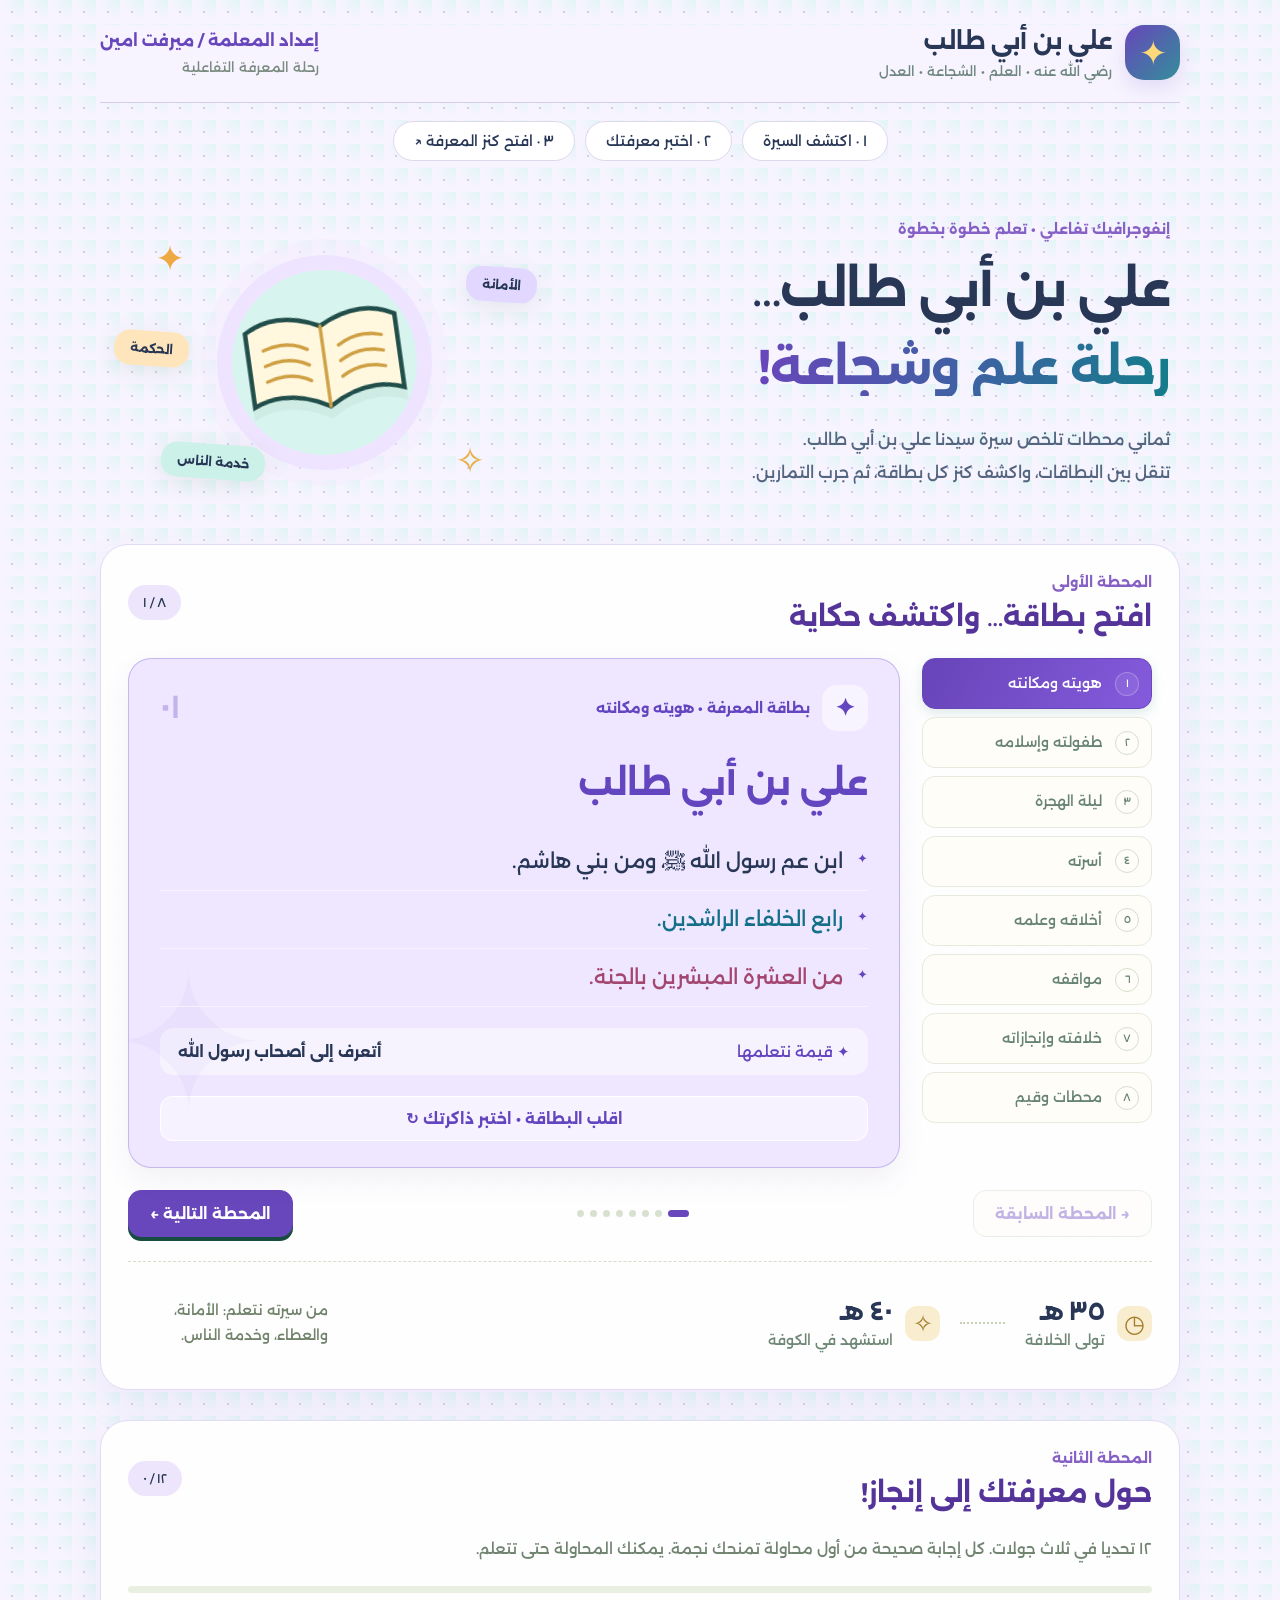
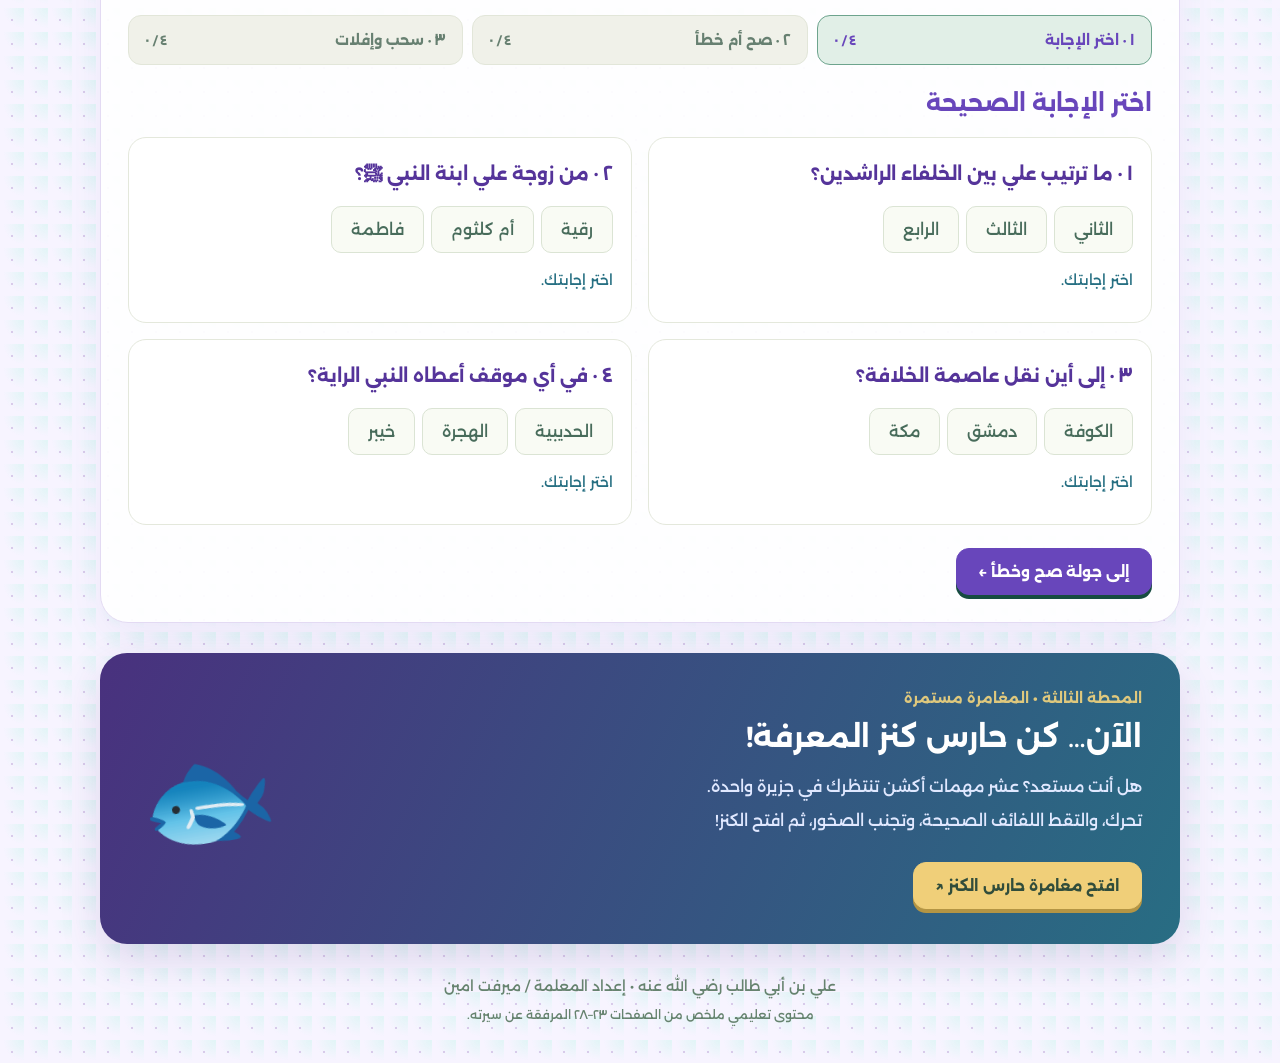
<file: index.html>
<!DOCTYPE html><html lang="ar" dir="rtl"><head><meta charset="UTF-8"><meta name="viewport" content="width=device-width,initial-scale=1"><meta name="theme-color" content="#fffaf1"><meta name="description" content="إنفوجرافيك تفاعلي لسيرة علي بن أبي طالب: بطاقات المعرفة وتمارين اختيار وصح وخطأ وسحب وإفلات، إعداد المعلمة ميرفت امين."><title>علي بن أبي طالب | رحلة المعرفة</title><link rel="stylesheet" href="styles.css?v=large2"></head><body>
<div class="page"><header class="header"><a class="identity" href="#learn"><span class="logo" aria-hidden="true">✦</span><span><strong>علي بن أبي طالب</strong><small>رضي الله عنه • العلم • الشجاعة • العدل</small></span></a><div class="teacher">إعداد المعلمة / ميرفت امين<span>رحلة المعرفة التفاعلية</span></div></header>
<nav class="nav" aria-label="أقسام الرحلة"><a href="#learn">١ · اكتشف السيرة</a><a href="#practice">٢ · اختبر معرفتك</a><a href="#game">٣ · افتح كنز المعرفة ↗</a></nav>
<section class="intro" id="learn"><div><span class="eyebrow">إنفوجرافيك تفاعلي • تعلم خطوة بخطوة</span><h1>علي بن أبي طالب…<br><em>رحلة علم وشجاعة!</em></h1><p>ثماني محطات تلخص سيرة سيدنا علي بن أبي طالب.<br>تنقل بين البطاقات، واكشف كنز كل بطاقة، ثم جرب التمارين.</p></div><div class="hero-art" aria-hidden="true"><div class="art-ring"></div><span class="art-star one">✦</span><span class="art-star two">✧</span><div class="book"><svg viewBox="0 0 160 120"><path d="M80 29Q43 10 13 27v66q32-13 67 8 35-21 67-8V27q-30-17-67 2Z" fill="#fff8de" stroke="#214e4a" stroke-width="4"/><path d="M80 29v72M27 44q22-7 39 4M27 58q22-7 39 4M27 72q22-7 39 4M94 48q19-11 39-4M94 62q19-11 39-4M94 76q19-11 39-4" fill="none" stroke="#cf9f43" stroke-width="3" stroke-linecap="round"/></svg></div><span class="art-chip chip-one">الأمانة</span><span class="art-chip chip-two">الحكمة</span><span class="art-chip chip-three">خدمة الناس</span></div></section>
<section class="learning" aria-label="بطاقات المعرفة"><div class="section-title"><div><span class="eyebrow">المحطة الأولى</span><h2>افتح بطاقة… واكتشف حكاية</h2></div><span class="count" id="card-counter">١ / ٨</span></div><div class="learn-layout"><aside class="steps" id="steps" aria-label="محطات السيرة"></aside><article class="flashcard" id="flashcard"><div class="card-top"><span class="card-icon" id="card-icon" aria-hidden="true"></span><span id="card-kicker"></span><span class="card-number" id="card-number"></span></div><div id="card-front"><h3 id="card-title" tabindex="-1"></h3><ul id="card-points"></ul><div class="takeaway"><span>✦ قيمة نتعلمها</span><strong id="card-value"></strong></div></div><div id="card-back" hidden><span class="recall-tag">توقف وفكر</span><h3 id="recall-question"></h3><p id="recall-answer" hidden></p><button class="reveal-btn" id="reveal">اكشف الإجابة ✦</button></div><button id="flip" class="flip-btn" aria-pressed="false">اقلب البطاقة • اختبر ذاكرتك ↻</button></article></div><div class="card-controls"><button id="prev" class="secondary" disabled>→ المحطة السابقة</button><div class="dots" id="dots" aria-hidden="true"></div><button id="next-card" class="primary">المحطة التالية ←</button></div><div class="timeline"><div><span class="time-icon">◷</span><span><strong>٣٥ هـ</strong><small>تولى الخلافة</small></span></div><span class="timeline-line"></span><div><span class="time-icon">✧</span><span><strong>٤٠ هـ</strong><small>استشهد في الكوفة</small></span></div><p>من سيرته نتعلم: الأمانة، والعطاء، وخدمة الناس.</p></div></section>
<section id="practice" class="practice"><div class="section-title"><div><span class="eyebrow">المحطة الثانية</span><h2>حول معرفتك إلى إنجاز!</h2></div><span class="count" id="exercise-count">٠ / ١٢</span></div><p class="section-note">١٢ تحديا في ثلاث جولات. كل إجابة صحيحة من أول محاولة تمنحك نجمة. يمكنك المحاولة حتى تتعلم.</p><div class="exercise-progress" role="progressbar" aria-label="التمارين المكتملة" aria-valuemin="0" aria-valuemax="12" aria-valuenow="0" id="exercise-progress"><span id="exercise-fill"></span></div>
<div class="exercise-tabs" role="tablist" aria-label="نوع التمارين"><button role="tab" id="tab-choice" aria-selected="true" aria-controls="panel-choice" data-tab="choice">١ · اختر الإجابة<span>٠ / ٤</span></button><button role="tab" id="tab-truth" aria-selected="false" aria-controls="panel-truth" data-tab="truth">٢ · صح أم خطأ<span>٠ / ٤</span></button><button role="tab" id="tab-match" aria-selected="false" aria-controls="panel-match" data-tab="match">٣ · سحب وإفلات<span>٠ / ٤</span></button></div>
<div class="exercise-panel" role="tabpanel" id="panel-choice" aria-labelledby="tab-choice"><h3>اختر الإجابة الصحيحة</h3><div id="choice-list" class="quiz-list"></div><button class="primary round-next" data-open="truth">إلى جولة صح وخطأ ←</button></div>
<div class="exercise-panel" role="tabpanel" id="panel-truth" aria-labelledby="tab-truth" hidden><h3>ميز العبارة الصحيحة</h3><div id="truth-list" class="quiz-list"></div><button class="primary round-next" data-open="match">إلى جولة السحب والإفلات ←</button></div>
<div class="exercise-panel" role="tabpanel" id="panel-match" aria-labelledby="tab-match" hidden><h3>صل العمل بنتيجته</h3><p class="section-note">اسحب كل بطاقة إلى مكانها الصحيح. على الهاتف أو بلوحة المفاتيح: اضغط البطاقة ثم اضغط المكان المناسب.</p><div class="match-layout"><div><h4>بطاقات الأعمال</h4><div id="drag-bank"></div></div><div><h4>أماكن النتائج</h4><div id="drop-bank"></div></div></div><p id="drag-status" role="status" aria-live="polite">اختر بطاقة لتبدأ.</p><button id="show-result" class="primary">اعرض إنجازي ✦</button></div>
<div id="completion" class="completion" hidden aria-live="polite"><span class="medal" aria-hidden="true">🏅</span><h3 id="result-heading" tabindex="-1"></h3><p id="result-message"></p><div class="result-stats"><div><strong id="result-stars"></strong><span>نجوم المحاولة الأولى</span></div><div><strong>١٢ / ١٢</strong><span>تحديات مكتملة</span></div></div><button id="reset-exercises" class="secondary">أعيد التمارين ↻</button><a class="primary" href="#game">حان وقت مغامرة الكنز ↓</a></div></section>
<section id="game" class="game-cta"><div><span class="eyebrow">المحطة الثالثة • المغامرة مستمرة</span><h2>الآن… كن حارس كنز المعرفة!</h2><p>هل أنت مستعد؟ عشر مهمات أكشن تنتظرك في جزيرة واحدة.<br>تحرك، والتقط اللفائف الصحيحة، وتجنب الصخور، ثم افتح الكنز!</p><a class="primary" href="game.html" target="_blank" rel="noopener">افتح مغامرة حارس الكنز ↗</a></div><span class="big-fish" aria-hidden="true">🐟</span></section><footer>علي بن أبي طالب رضي الله عنه • إعداد المعلمة / ميرفت امين<br><small>محتوى تعليمي ملخص من الصفحات ٢٣–٢٨ المرفقة عن سيرته.</small></footer></div><script src="app.js"></script></body></html>
</file>
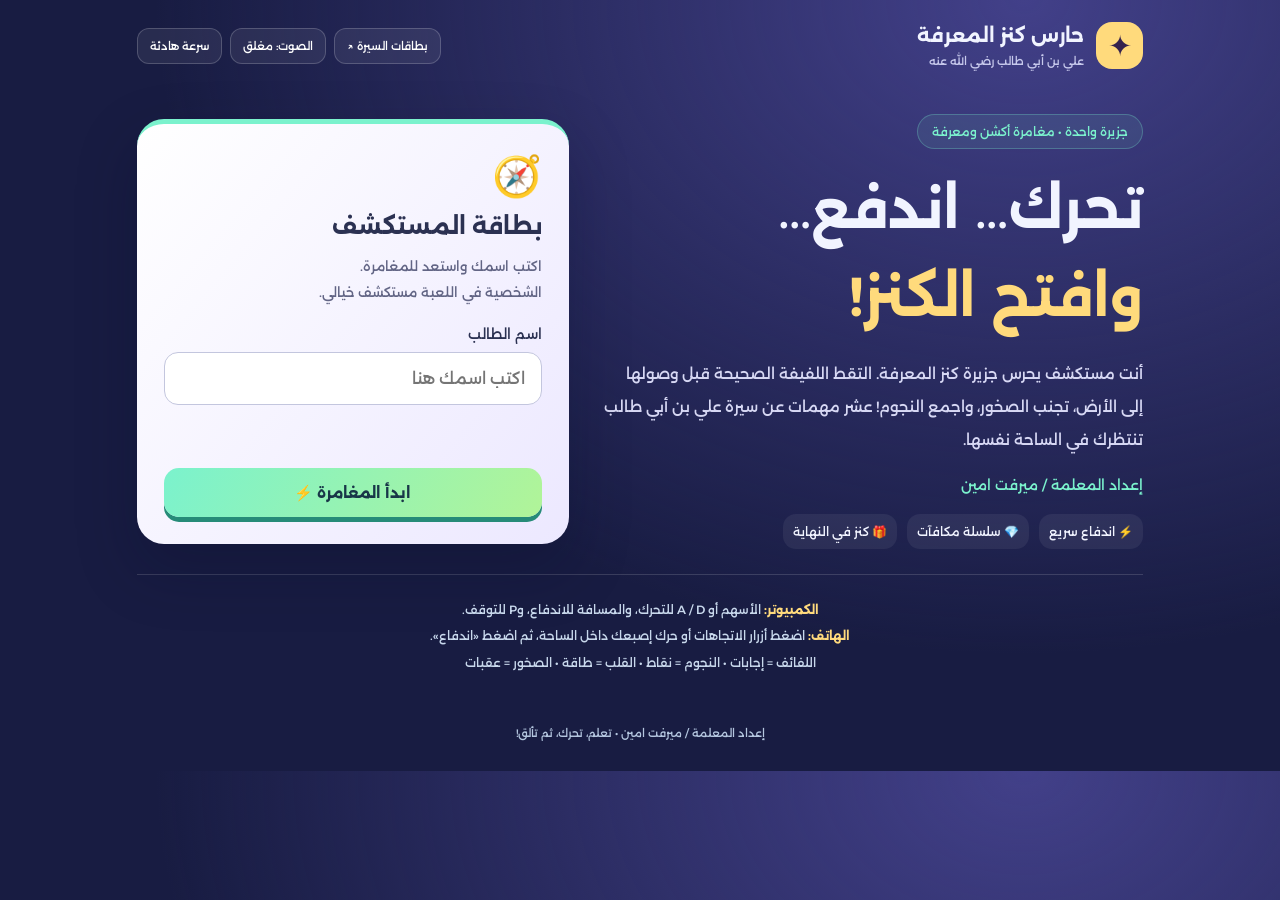
<file: game.html>
<!doctype html><html lang="ar" dir="rtl"><head><meta charset="utf-8"><meta name="viewport" content="width=device-width,initial-scale=1"><meta name="theme-color" content="#181c42"><title>حارس كنز المعرفة | علي بن أبي طالب</title><style>
@font-face{font-family:Alexandria;src:url('Alexandria-500.ttf');font-weight:400 500;font-display:swap}@font-face{font-family:Alexandria;src:url('Alexandria-700.ttf');font-weight:600 900;font-display:swap}
:root{--ink:#f1f4ff;--mint:#7bf2cd;--gold:#ffda7c;--night:#181c42}*{box-sizing:border-box}[hidden]{display:none!important}body{margin:0;background:radial-gradient(ellipse at 80% 0,#424089 0,transparent 60%),var(--night);color:var(--ink);font-family:Alexandria,sans-serif}button,input,a{font:inherit}button,a{touch-action:manipulation}button{cursor:pointer}a{color:inherit;text-decoration:none}button:focus-visible,a:focus-visible,input:focus-visible{outline:3px solid var(--gold);outline-offset:4px}.shell{max-width:1050px;margin:auto;padding:22px}.header{display:flex;align-items:center;justify-content:space-between;gap:16px;flex-wrap:wrap}.logo{display:flex;align-items:center;gap:12px}.logo i{display:grid;place-items:center;background:var(--gold);color:#35224e;width:47px;height:47px;border-radius:16px;font-size:29px;font-style:normal}.logo strong{font-size:19px}.logo small{display:block;color:#c7c9ec;font-size:11px;margin-top:7px}.tools{display:flex;flex-wrap:wrap;gap:8px}.tool{background:#ffffff12;color:white;border:1px solid #ffffff30;border-radius:12px;padding:10px 12px;font-size:11px}.intro{display:grid;grid-template-columns:1.25fr 1fr;align-items:center;gap:35px;padding:45px 0 25px}.tag{display:inline-block;background:#7bf2cd16;border:1px solid #7bf2cd45;color:var(--mint);border-radius:30px;padding:9px 14px;font-size:12px}h1{font-size:clamp(34px,5vw,55px);line-height:1.6;margin:16px 0}h1 em{font-style:normal;color:var(--gold)}.lead{font-size:15px;line-height:2.2;color:#d7d8f4}.teacher{color:var(--mint);font-size:14px;margin:20px 0}.features{display:flex;flex-wrap:wrap;gap:10px;font-size:12px}.features span{padding:10px;background:#ffffff10;border-radius:13px}.ticket{background:linear-gradient(130deg,#fff,#ece8ff);color:#2b3152;padding:27px;border-radius:27px;border-top:5px solid var(--mint);box-shadow:0 25px 60px #080c2840}.ticket h2{font-size:23px;margin:12px 0}.ticket p{font-size:13px;line-height:2;color:#626585}.ticket label{display:block;font-size:14px;margin:20px 0 9px}.ticket input{width:100%;padding:16px;border:1px solid #c3c6de;border-radius:14px;background:white;color:#2b3152}.primary{background:linear-gradient(120deg,#7bf2cd,#b1f498);color:#183648;border:0;border-radius:15px;font-weight:700;padding:15px 23px;box-shadow:0 5px 0 #268b78;font-size:15px}.ticket .primary{width:100%;margin-top:12px}.error{min-height:25px;color:#a02952!important}.instruction{border-top:1px solid #ffffff25;padding:22px 0;text-align:center;font-size:12px;line-height:2.2;color:#c8d8ec}.instruction b{color:var(--gold)}
.hud{display:flex;align-items:center;justify-content:space-between;gap:10px;flex-wrap:wrap;margin-top:23px}.player{font-size:12px;color:#cfd6ed}.player b{display:block;color:var(--mint);font-size:16px;margin-top:5px}.stats{display:flex;gap:7px}.stat{padding:10px 13px;border:1px solid #ffffff25;background:#ffffff0d;border-radius:14px;min-width:82px;text-align:center}.stat strong{display:block;font-size:23px;color:var(--gold);direction:ltr}.stat small{font-size:10px;color:#c8d8ec}.mission{background:linear-gradient(115deg,#51438e,#28667e);border:1px solid #90a7e645;border-radius:20px;padding:16px 20px;margin:15px 0 12px;position:relative}.mission small{color:var(--gold);font-size:12px}.mission h2{font-size:22px;line-height:1.7;margin:7px 0}.mission p{color:#dcebf5;font-size:12px;margin:4px 0;line-height:1.8}.progress{display:flex;gap:6px;margin:12px 0}.gem{height:7px;flex:1;background:#ffffff20;border-radius:5px}.gem.done{background:var(--mint);box-shadow:0 0 10px #7bf2cd80}.arena-wrap{position:relative;border-radius:23px;overflow:hidden;border:2px solid #91bfef60;box-shadow:0 15px 45px #03092340;background:#103346}canvas{display:block;width:100%;height:460px;touch-action:none}.arena-tag{position:absolute;top:12px;right:15px;pointer-events:none;background:#091c39bd;border:1px solid #ffffff35;border-radius:30px;padding:7px 12px;font-size:10px}.pause-overlay{position:absolute;inset:0;background:#111b39c9;display:grid;place-content:center;text-align:center;gap:15px;padding:25px;backdrop-filter:blur(5px)}.pause-overlay h3{font-size:26px;color:var(--gold);margin:0}.pause-overlay p{font-size:14px;line-height:2}.controls{display:flex;justify-content:space-between;align-items:center;gap:14px;margin:16px 0}.move-controls{display:flex;gap:10px;direction:ltr}.move{background:#364c71;border:1px solid #a9c7ff5e;color:white;border-radius:17px;padding:12px 21px;min-width:75px;font-size:25px;font-weight:700;user-select:none;-webkit-user-select:none;touch-action:none}.move:active,.move.active{background:#6474be;transform:translateY(2px)}.dash{background:var(--gold);color:#322450;border:0;border-radius:16px;padding:15px 22px;font-size:14px;font-weight:700}.dash:disabled{opacity:.6;cursor:default}.feedback{background:#ffffff0b;border:1px solid #ffffff25;border-radius:16px;padding:13px 17px;font-size:13px;line-height:2;min-height:58px;color:#e0f0fc}.feedback.good{border-color:#7bf2cd70;color:var(--mint)}.feedback.warn{border-color:#ffc78a70;color:#ffd5ba}.legend{font-size:11px;line-height:2;color:#bed7e8;text-align:center;margin-top:10px}.result{text-align:center;padding:33px 0}.result h1{font-size:34px;margin:9px;color:var(--gold)}.result p{font-size:14px;line-height:2.1;color:#d5e3f1}.treasure{font-size:85px;margin:15px;filter:drop-shadow(0 0 25px #ffdb7850)}.summary{display:flex;justify-content:center;gap:15px;margin:25px auto}.result-actions{display:flex;justify-content:center;flex-wrap:wrap;gap:13px}.review{text-align:right;margin-top:28px;background:#f5f2ff;color:#293353;padding:23px;border-radius:24px}.review h2{font-size:20px;color:#6242a7}.review article{padding:13px 0;border-top:1px solid #ddd6eb;font-size:13px;line-height:2}.review strong{display:block;color:#156c77}.confetti{position:fixed;top:-15px;width:9px;height:13px;pointer-events:none;animation:fall 2s forwards;z-index:30}@keyframes fall{to{transform:translate(var(--drift),100vh) rotate(500deg);opacity:0}}footer{color:#b4c6df;text-align:center;font-size:11px;line-height:2;margin:24px 0 5px}.sr-only{position:absolute;width:1px;height:1px;overflow:hidden;clip-path:inset(50%)}
@media(max-width:650px){.shell{padding:15px 12px}.logo strong{font-size:15px}.logo small{font-size:9px}.logo i{width:39px;height:39px}.tools{gap:6px}.tool{font-size:10px;padding:9px 10px}.intro{grid-template-columns:1fr;padding-top:25px;gap:20px}h1{font-size:36px}.lead{font-size:13px}.ticket{padding:23px}.hud{gap:7px}.player{font-size:10px}.player b{font-size:12px}.stats{gap:5px}.stat{min-width:59px;padding:8px}.stat strong{font-size:19px}.stat small{font-size:9px}.mission{padding:14px}.mission h2{font-size:18px}.mission p{font-size:11px}.mission small{font-size:10px}canvas{height:430px}.move{min-width:60px;padding:11px 16px}.dash{padding:14px 13px;font-size:12px}.controls{gap:8px}.feedback{font-size:12px}.legend{font-size:10px}.result h1{font-size:26px}.summary{gap:8px}.result p{font-size:13px}}
@media(prefers-reduced-motion:reduce){*{animation:none!important;scroll-behavior:auto!important}}
</style></head><body><main class="shell"><header class="header"><div class="logo"><i aria-hidden="true">✦</i><div><strong>حارس كنز المعرفة</strong><small>علي بن أبي طالب رضي الله عنه</small></div></div><div class="tools"><a class="tool" href="index.html">بطاقات السيرة ↗</a><button class="tool" id="sound" aria-pressed="false">الصوت: مغلق</button><button class="tool" id="slow" aria-pressed="false">سرعة هادئة</button></div></header>
<section id="welcome"><div class="intro"><div><span class="tag">جزيرة واحدة • مغامرة أكشن ومعرفة</span><h1>تحرك… اندفع…<br><em>وافتح الكنز!</em></h1><p class="lead">أنت مستكشف يحرس جزيرة كنز المعرفة. التقط اللفيفة الصحيحة قبل وصولها إلى الأرض، تجنب الصخور، واجمع النجوم! عشر مهمات عن سيرة علي بن أبي طالب تنتظرك في الساحة نفسها.</p><div class="teacher">إعداد المعلمة / ميرفت امين</div><div class="features"><span>⚡ اندفاع سريع</span><span>💎 سلسلة مكافآت</span><span>🎁 كنز في النهاية</span></div></div><form id="student-form" class="ticket"><span style="font-size:40px" aria-hidden="true">🧭</span><h2>بطاقة المستكشف</h2><p>اكتب اسمك واستعد للمغامرة.<br>الشخصية في اللعبة مستكشف خيالي.</p><label for="student-name">اسم الطالب</label><input id="student-name" required maxlength="50" autocomplete="given-name" placeholder="اكتب اسمك هنا"><p class="error" id="form-error" role="alert"></p><button class="primary" type="submit">ابدأ المغامرة ⚡</button></form></div><div class="instruction"><b>الكمبيوتر:</b> الأسهم أو A / D للتحرك، والمسافة للاندفاع، وP للتوقف.<br><b>الهاتف:</b> اضغط أزرار الاتجاهات أو حرك إصبعك داخل الساحة، ثم اضغط «اندفاع».<br>اللفائف = إجابات • النجوم = نقاط • القلب = طاقة • الصخور = عقبات</div></section>
<section id="play" hidden><div class="hud"><div class="player">حارس الجزيرة<b id="player-name"></b></div><div class="stats"><div class="stat"><strong id="score">0</strong><small>النقاط</small></div><div class="stat"><strong id="energy">♥ ♥ ♥</strong><small>الطاقة</small></div><div class="stat"><strong id="combo">0</strong><small>سلسلة النجاح</small></div></div><button class="tool" id="pause">إيقاف مؤقت ⏸</button></div><div class="mission"><small id="counter"></small><h2 id="question"></h2><p id="hint"></p></div><div class="progress" id="progress" role="progressbar" aria-label="المهمات المكتملة" aria-valuemin="0" aria-valuemax="10" aria-valuenow="0"></div><div class="arena-wrap"><span class="arena-tag">جزيرة كنز المعرفة • ساحة واحدة</span><canvas id="arena" width="900" height="460" role="img" aria-label="ساحة الأكشن. تحرك بالأسهم لالتقاط الإجابة الصحيحة وتجنب الصخور.">استخدم الأسهم للتحرك، والمسافة للاندفاع. أسماء اللفائف تظهر في ساحة اللعبة.</canvas><div id="pause-overlay" class="pause-overlay" hidden><h3 id="pause-title">استراحة المستكشف</h3><p id="pause-text">خذ نفسا، ثم أكمل مغامرتك.</p><button id="resume" class="primary">أكمل المغامرة ▶</button></div></div><div class="controls"><div class="move-controls"><button id="left" class="move" aria-label="تحرك لليسار">◀</button><button id="right" class="move" aria-label="تحرك لليمين">▶</button></div><button id="dash" class="dash">⚡ اندفاع</button></div><div id="feedback" class="feedback" role="status" aria-live="polite">اقرأ المهمة ثم تحرك لالتقاط اللفيفة الصحيحة.</div><p class="legend">⭐ +٥ نقاط • 💚 استعادة الطاقة • ⚡ اندفاع ودرع قصير • لا تضيع المهمة إذا فاتتك اللفيفة؛ ستعود مرة أخرى.</p><div id="available" class="sr-only" role="list" aria-label="اللفائف المتحركة" aria-live="off"></div></section>
<section id="results" class="result" hidden><div class="treasure" aria-hidden="true">🎁</div><span class="tag">انفتح كنز المعرفة!</span><h1 id="result-title" tabindex="-1"></h1><p>أكملت المهمات العشر في الجزيرة، وجمعت المعرفة بالشجاعة والمثابرة.<br>كنزك الحقيقي: العلم والأمانة والعدل!</p><div class="summary"><div class="stat"><strong id="final-score"></strong><small>مجموع النقاط</small></div><div class="stat"><strong id="best"></strong><small>أفضل نتيجة</small></div><div class="stat"><strong>10 / 10</strong><small>المهمات</small></div></div><div class="result-actions"><button class="primary" id="replay">مغامرة جديدة ↻</button><button class="tool" id="change-student">تغيير الطالب</button><a class="tool" href="index.html">أراجع بطاقات السيرة ↗</a></div><div class="review"><h2>لفائف المعرفة التي جمعتها</h2><div id="review-list"></div></div></section><footer>إعداد المعلمة / ميرفت امين • تعلم، تحرك، ثم تألق!</footer></main>
<script>
'use strict';
const QUESTIONS=[
{q:'التقط ترتيب علي بين الخلفاء الراشدين',a:'الرابع',choices:['الرابع','الأول','الثاني','الثالث'],hint:'أبو بكر، ثم عمر، ثم عثمان، ثم علي.',note:'علي بن أبي طالب رضي الله عنه هو رابع الخلفاء الراشدين.'},
{q:'التقط قرابته من رسول الله ﷺ',a:'ابن عمه',choices:['ابن عمه','خاله','جده','أخوه'],hint:'أبو طالب هو عم رسول الله ﷺ.',note:'علي ابن أبي طالب، وأبو طالب عم رسول الله ﷺ.'},
{q:'التقط أول من أسلم من الصبيان',a:'علي بن أبي طالب',choices:['علي بن أبي طالب','خالد بن الوليد','عمرو بن العاص','أبو سفيان'],hint:'نشأ في بيت النبي ﷺ منذ صغره.',note:'علي رضي الله عنه أول من أسلم من الصبيان.'},
{q:'التقط زوجته ابنة رسول الله ﷺ',a:'فاطمة',choices:['فاطمة','رقية','زينب','أم كلثوم'],hint:'من أبنائهما الحسن والحسين.',note:'تزوج علي فاطمة بنت رسول الله ﷺ.'},
{q:'التقط ما رده علي لأصحابه قبل الهجرة',a:'الأمانات',choices:['الأمانات','الرايات','الخرائط','الرسائل'],hint:'حقوق يجب حفظها وردها إلى أصحابها.',note:'أدى الأمانات إلى أصحابها، ثم هاجر إلى المدينة.'},
{q:'التقط خلقا اشتهر به علي',a:'العدل',choices:['العدل','الظلم','الغرور','الخيانة'],hint:'إعطاء كل ذي حق حقه.',note:'اشتهر علي بالعدل والشجاعة والحكمة.'},
{q:'التقط الموقف الذي أعطاه النبي فيه الراية',a:'خيبر',choices:['خيبر','تبوك','الحديبية','الهجرة'],hint:'موقف من مواقفه في خدمة الإسلام.',note:'أعطاه النبي ﷺ الراية يوم خيبر.'},
{q:'التقط عمله في خدمة الوحي',a:'كتابة الوحي',choices:['كتابة الوحي','بناء الأسطول','شراء بئر رومة','تجهيز جيش العسرة'],hint:'كان يكتب ما ينزل من الوحي.',note:'كان علي من كتاب الوحي، وعرف بالعلم والفصاحة.'},
{q:'التقط سنة توليه الخلافة',a:'٣٥ هـ',choices:['٣٥ هـ','١١ هـ','٢٤ هـ','٤٠ هـ'],hint:'تولى الخلافة بعد عثمان بن عفان.',note:'تولى علي الخلافة سنة ٣٥ هـ.'},
{q:'التقط عاصمة الخلافة في عهده',a:'الكوفة',choices:['الكوفة','مكة','دمشق','البصرة'],hint:'مدينة في العراق نقل إليها العاصمة.',note:'نقل علي عاصمة الخلافة إلى الكوفة.'}
];
const $=id=>document.getElementById(id),canvas=$('arena'),ctx=canvas.getContext('2d');
function shuffle(arr){const a=arr.slice();for(let i=a.length-1;i>0;i--){let j=Math.floor(Math.random()*(i+1));[a[i],a[j]]=[a[j],a[i]]}return a}
const ar=n=>String(n).replace(/\d/g,d=>'٠١٢٣٤٥٦٧٨٩'[d]);
let mode='welcome',name='',round=[],index=0,score=0,energy=3,combo=0,objects=[],particles=[],keys=new Set(),x=450,w=900,h=460,spawnTime=0,spawnCount=0,bag=[],transition=0,invincible=0,dashTime=0,cooldown=0,elapsed=0,last=0,frame=0,slow=matchMedia('(prefers-reduced-motion:reduce)').matches,soundOn=false,audio=null,touchX=null,history=[],best=0;
let lastFirst=null;const colors=['#ffda7c','#98e8ef','#c6b4ff','#ffbdd9'];
function hud(){$('score').textContent=score;$('energy').textContent='♥ '.repeat(energy).trim();$('combo').textContent=combo;$('progress').setAttribute('aria-valuenow',index);[...$('progress').children].forEach((e,i)=>e.classList.toggle('done',i<index))}
function say(text,type=''){$('feedback').textContent=text;$('feedback').className='feedback '+type}
function tone(ok){if(!soundOn)return;try{audio ||= new(window.AudioContext||window.webkitAudioContext)();audio.resume();let o=audio.createOscillator(),g=audio.createGain();o.connect(g);g.connect(audio.destination);o.frequency.setValueAtTime(ok?700:220,audio.currentTime);o.frequency.exponentialRampToValueAtTime(ok?1000:150,audio.currentTime+.14);g.gain.setValueAtTime(.07,audio.currentTime);g.gain.exponentialRampToValueAtTime(.001,audio.currentTime+.23);o.start();o.stop(audio.currentTime+.23)}catch{}}
function resize(){const r=canvas.getBoundingClientRect();if(!r.width)return;w=r.width;h=r.height;canvas.width=Math.round(w*devicePixelRatio);canvas.height=Math.round(h*devicePixelRatio);ctx.setTransform(devicePixelRatio,0,0,devicePixelRatio,0,0);x=Math.max(25,Math.min(w-25,x));objects=[];spawnTime=.4}
function show(id){for(let s of ['welcome','play','results'])$(s).hidden=s!==id}
function start(){if(frame)cancelAnimationFrame(frame);round=shuffle(QUESTIONS);if(round[0]===lastFirst)[round[0],round[1]]=[round[1],round[0]];lastFirst=round[0];index=score=combo=0;energy=3;objects=[];particles=[];history=[];mode='play';keys.clear();touchX=null;transition=invincible=dashTime=cooldown=0;show('play');$('player-name').textContent=name;$('pause-overlay').hidden=true;$('progress').replaceChildren(...round.map(()=>{let d=document.createElement('i');d.className='gem';return d}));resize();x=w/2;loadMission();hud();last=performance.now();frame=requestAnimationFrame(tick);canvas.focus();}
function loadMission(){objects=[];spawnTime=.6;spawnCount=0;bag=shuffle(round[index].choices);elapsed=0;$('counter').textContent='المهمة '+ar(index+1)+' / ١٠ • جزيرة واحدة';$('question').textContent=round[index].q;$('hint').textContent='تلميح: '+round[index].hint;say('تحرك إلى اللفيفة الصحيحة. الصخور عقبات، والنجوم مكافآت.');}
function spawn(){if(objects.length>8)return;const cw=Math.min(150,(w-30)/3),lanes=[cw/2+12,w/2,w-cw/2-12];let lane=lanes[Math.floor(Math.random()*3)];const p=spawnCount%7;let obj={x:lane,y:-80,w:cw,phase:Math.random()*6.28,speed:(slow?46:(w<500?80:100)+index*3)+Math.random()*12};if(p===3||p===6){obj.kind=p===3?'rock':(energy<3?'heart':'star');obj.w=35;obj.speed+=slow?10:22}else{obj.kind='scroll';obj.text=bag.shift();if(!bag.length)bag=shuffle(round[index].choices);obj.color=colors[Math.floor(Math.random()*colors.length)]}objects.push(obj);spawnCount++;$('available').textContent='لفائف الساحة: '+objects.filter(o=>o.kind==='scroll').map(o=>o.text).join('، ');}
function burst(cx,cy,color){for(let i=0;i<(slow?6:18);i++)particles.push({x:cx,y:cy,vx:(Math.random()-.5)*130,vy:-Math.random()*130,life:.8+Math.random()*.4,color})}
function lose(text){if(invincible>0)return;energy--;combo=0;score=Math.max(0,score-10);invincible=1.1;say(text+' جرّب مرة أخرى؛ المعرفة تحتاج إلى المثابرة.','warn');tone(false);burst(x,h-62,'#ffacac');if(energy<=0){mode='rescue';keys.clear();touchX=null;objects=[];$('pause-title').textContent='فرصة جديدة للحارس 💚';$('pause-text').textContent='استعد طاقتك وتابع المهمة نفسها. نقاط المعرفة التي جمعتها ما زالت معك.';$('pause-overlay').hidden=false;$('resume').textContent='استعد طاقتي وتابع ▶'}hud()}
function hit(o){if(o.kind==='rock'){lose('احترس من الصخور!');return}if(o.kind==='heart'){energy=Math.min(3,energy+1);say('💚 استعدت طاقتك!');burst(x,h-62,'#7bf2cd');hud();return}if(o.kind==='star'){score+=5;tone(true);burst(x,h-62,'#ffda7c');hud();return}if(o.text!==round[index].a){lose('هذه اللفيفة ليست المطلوبة. '+round[index].hint);return}combo++;const earned=100+Math.min(50,(combo-1)*10)+Math.max(0,20-Math.floor(elapsed));score+=earned;history.push({q:round[index],earned});say('✦ صيد رائع! +'+earned+' نقطة. '+round[index].note,'good');tone(true);burst(x,h-65,'#7bf2cd');objects=[];transition=3.5;index++;hud();}
function dash(){if(mode!=='play'||transition>0||cooldown>0)return;dashTime=.5;cooldown=2.5;invincible=Math.max(invincible,.55);tone(true)}
function pause(){if(mode==='play'){mode='paused';keys.clear();touchX=null;$('pause-title').textContent='استراحة المستكشف';$('pause-text').textContent='خذ نفسا، ثم أكمل مغامرتك.';$('resume').textContent='أكمل المغامرة ▶';$('pause-overlay').hidden=false}else if(mode==='paused')resume()}
function resume(){if(mode==='rescue'){energy=3;hud();spawnTime=.6}if(mode==='paused'||mode==='rescue'){mode='play';keys.clear();touchX=null;$('pause-overlay').hidden=true;last=performance.now()}}
function finish(){mode='results';show('results');try{best=Math.max(score,Number(localStorage.getItem('ali-action-best')||0));localStorage.setItem('ali-action-best',String(best))}catch{best=score}$('result-title').textContent='أحسنت يا '+name+'… أنت حارس الكنز!';$('final-score').textContent=score;$('best').textContent=best;$('review-list').replaceChildren(...history.map((r,i)=>{let a=document.createElement('article'),strong=document.createElement('strong');a.textContent=ar(i+1)+' · '+r.q.q;strong.textContent=r.q.a+' — '+r.q.note;a.append(strong);return a}));$('result-title').focus();window.scrollTo({top:0,behavior:'instant'});if(!slow)for(let i=0;i<24;i++){let e=document.createElement('i');e.className='confetti';e.style.left=Math.random()*100+'vw';e.style.background=colors[i%4];e.style.setProperty('--drift',(Math.random()*160-80)+'px');document.body.append(e);setTimeout(()=>e.remove(),2200)}}
function roundRect(px,py,pw,ph,r,color,stroke){ctx.beginPath();ctx.roundRect(px,py,pw,ph,r);ctx.fillStyle=color;ctx.fill();if(stroke){ctx.strokeStyle=stroke;ctx.lineWidth=2;ctx.stroke()}}
function drawText(text,px,py,size,color){ctx.font='700 '+size+'px Alexandria';ctx.fillStyle=color;ctx.textAlign='center';ctx.direction='rtl';ctx.fillText(text,px,py)}
function labelLines(text,maxWidth){let lines=[],line='';for(let word of text.split(' ')){let next=line?line+' '+word:word;if(ctx.measureText(next).width>maxWidth&&line){lines.push(line);line=word}else line=next}if(line)lines.push(line);return lines}
function draw(time){ctx.clearRect(0,0,w,h);let g=ctx.createLinearGradient(0,0,0,h);g.addColorStop(0,'#273967');g.addColorStop(.6,'#166477');g.addColorStop(1,'#0f3e53');ctx.fillStyle=g;ctx.fillRect(0,0,w,h);for(let i=0;i<25;i++){let sx=(i*137)%w,sy=(i*73)%Math.max(1,h-110);ctx.globalAlpha=.25+(slow?0:Math.sin(time/900+i)*.15);ctx.fillStyle='#ddf7ff';ctx.beginPath();ctx.arc(sx,sy,i%3===0?2:1,0,6.28);ctx.fill()}ctx.globalAlpha=1;ctx.fillStyle='#214954';ctx.beginPath();ctx.moveTo(0,h-90);ctx.quadraticCurveTo(w*.25,h-150,w*.5,h-90);ctx.quadraticCurveTo(w*.75,h-145,w,h-100);ctx.lineTo(w,h);ctx.lineTo(0,h);ctx.fill();ctx.fillStyle='#ccb77c';ctx.fillRect(0,h-28,w,28);ctx.fillStyle='#a38e64';for(let i=0;i<16;i++)ctx.fillRect(i*w/16,h-17,15,2);drawText('🎁',w-35,h-40,32,'#ffda7c');
for(let o of objects){const ox=o.x+(slow?0:Math.sin(time/650+o.phase)*4);if(o.kind==='scroll'){ctx.font='700 '+(w<500?12:15)+'px Alexandria';let lines=labelLines(o.text,o.w-14),height=Math.max(46,lines.length*18+18);o.height=height;ctx.shadowBlur=8;ctx.shadowColor='#ddf4ff35';roundRect(ox-o.w/2,o.y-o.height/2,o.w,o.height,12,o.color,'#ffffff8a');ctx.shadowBlur=0;lines.forEach((l,i)=>drawText(l,ox,o.y-(lines.length-1)*9+i*18+5,w<500?12:15,'#243a58'))}else{drawText(o.kind==='rock'?'🪨':o.kind==='heart'?'💚':'⭐',ox,o.y+10,32,'white');o.height=32}}
for(let p of particles){ctx.globalAlpha=Math.max(0,p.life);ctx.fillStyle=p.color;ctx.fillRect(p.x,p.y,4,4)}ctx.globalAlpha=1;
ctx.save();ctx.translate(x,h-63);if(invincible>0){ctx.strokeStyle=dashTime>0?'#ffda7c':'#98e8ef';ctx.lineWidth=3;ctx.beginPath();ctx.arc(0,5,30,0,6.28);ctx.stroke()}if(dashTime>0){ctx.fillStyle='#ffda7c45';ctx.beginPath();ctx.ellipse(0,5,36,22,0,0,6.28);ctx.fill()}roundRect(-20,13,40,22,10,'#7bf2cd');ctx.fillStyle='#f5d4b4';ctx.beginPath();ctx.arc(0,-4,15,0,6.28);ctx.fill();roundRect(-20,-23,40,10,4,'#ffda7c');roundRect(-12,-34,24,15,5,'#d5a45a');ctx.fillStyle='#263956';ctx.fillRect(-6,-6,3,3);ctx.fillRect(4,-6,3,3);roundRect(-25,20,50,12,4,'#af8551');ctx.strokeStyle='#e8ba68';ctx.lineWidth=3;ctx.beginPath();ctx.moveTo(-25,21);ctx.lineTo(-16,37);ctx.lineTo(16,37);ctx.lineTo(25,21);ctx.stroke();ctx.restore();
if(transition>0){ctx.fillStyle='#132c47a6';ctx.fillRect(0,0,w,h);drawText(index===10?'انفتح الكنز!':'مهمة مكتملة! ✦',w/2,h*.44,w<500?25:35,'#ffda7c');drawText('+'+(history.at(-1)?.earned||0)+' نقطة',w/2,h*.55,20,'#7bf2cd')}
}
function tick(now){let dt=Math.min(.035,(now-last)/1000);last=now;if(mode==='play'){if(transition>0){transition-=dt;if(transition<=0){if(index===10){finish();return}loadMission()}}else{elapsed+=dt;invincible=Math.max(0,invincible-dt);dashTime=Math.max(0,dashTime-dt);cooldown=Math.max(0,cooldown-dt);let speed=(w<500?220:350)*(dashTime>0?2.3:1);if(keys.has('left'))x-=speed*dt;if(keys.has('right'))x+=speed*dt;if(touchX!==null){let diff=touchX-x;x+=Math.sign(diff)*Math.min(Math.abs(diff),speed*dt)}x=Math.max(27,Math.min(w-27,x));spawnTime-=dt;if(spawnTime<=0){spawn();spawnTime=slow?1.6:1.1}for(let o of objects){o.y+=o.speed*dt;let hh=o.height||46;if(o.y+hh/2>h-83&&o.y-hh/2<h-30&&Math.abs(o.x-x)<o.w/2+15){o.remove=true;hit(o);if(transition>0||mode!=='play')break}if(o.y>h+60)o.remove=true}objects=objects.filter(o=>!o.remove);$('dash').disabled=cooldown>0;$('dash').textContent=cooldown>0?'⚡ '+cooldown.toFixed(1)+' ث':'⚡ اندفاع'}for(let p of particles){p.x+=p.vx*dt;p.y+=p.vy*dt;p.vy+=150*dt;p.life-=dt}particles=particles.filter(p=>p.life>0)}$('available').replaceChildren(...objects.filter(o=>o.kind==='scroll').map(o=>{let e=document.createElement('span');e.setAttribute('role','listitem');e.dataset.x=String(o.x);e.dataset.y=String(o.y);e.dataset.width=String(o.w);e.textContent=o.text;return e}));canvas.dataset.playerX=String(x);canvas.dataset.playerY=String(h-63);draw(now);if(mode==='play'||mode==='paused'||mode==='rescue')frame=requestAnimationFrame(tick)}
function direction(key){if(['ArrowLeft','a','A','ش'].includes(key))return 'left';if(['ArrowRight','d','D','ي'].includes(key))return 'right'}
window.addEventListener('keydown',e=>{if(!['play','paused','rescue'].includes(mode)||['INPUT','TEXTAREA'].includes(e.target.tagName))return;let d=direction(e.key);if(d){e.preventDefault();keys.add(d)}if(e.code==='Space'){e.preventDefault();if(!e.repeat)dash()}if(e.key.toLowerCase()==='p'){e.preventDefault();if(!e.repeat)pause()}});window.addEventListener('keyup',e=>{let d=direction(e.key);if(d)keys.delete(d)});window.addEventListener('blur',()=>{keys.clear();touchX=null;if(mode==='play')pause()});document.addEventListener('visibilitychange',()=>{if(document.hidden&&mode==='play')pause()});
for(let d of ['left','right']){$(d).addEventListener('pointerdown',e=>{e.preventDefault();if(mode!=='play')return;$(d).setPointerCapture(e.pointerId);keys.add(d);$(d).classList.add('active')});for(let ev of ['pointerup','pointercancel','lostpointercapture'])$(d).addEventListener(ev,()=>{keys.delete(d);$(d).classList.remove('active')})}
canvas.addEventListener('pointerdown',e=>{if(mode!=='play')return;e.preventDefault();canvas.setPointerCapture(e.pointerId);touchX=e.clientX-canvas.getBoundingClientRect().left});canvas.addEventListener('pointermove',e=>{if(canvas.hasPointerCapture(e.pointerId))touchX=e.clientX-canvas.getBoundingClientRect().left});for(let ev of ['pointerup','pointercancel','lostpointercapture'])canvas.addEventListener(ev,()=>touchX=null);
$('student-form').addEventListener('submit',e=>{e.preventDefault();name=$('student-name').value.trim();if(!name){$('form-error').textContent='اكتب اسمك أولا، يا مستكشف.';return}$('form-error').textContent='';start()});$('dash').addEventListener('click',dash);$('pause').addEventListener('click',pause);$('resume').addEventListener('click',resume);$('replay').addEventListener('click',start);$('change-student').addEventListener('click',()=>{mode='welcome';show('welcome');$('student-name').value='';$('student-name').focus()});$('sound').addEventListener('click',()=>{soundOn=!soundOn;$('sound').textContent=soundOn?'الصوت: يعمل':'الصوت: مغلق';$('sound').setAttribute('aria-pressed',String(soundOn));tone(true)});function slowLabel(){$('slow').textContent=slow?'السرعة: هادئة':'سرعة هادئة';$('slow').setAttribute('aria-pressed',String(slow))}slowLabel();$('slow').addEventListener('click',()=>{slow=!slow;slowLabel();objects.forEach(o=>o.speed*=slow?.66:1.5)});window.addEventListener('resize',()=>{if(mode==='play'){pause();resize()}else if(['paused','rescue'].includes(mode))resize()});canvas.tabIndex=0;
</script></body></html>
</file>
<file: styles.css>
@font-face{font-family:Alexandria;src:url('Alexandria-500.ttf');font-weight:400 500;font-display:swap}@font-face{font-family:Alexandria;src:url('Alexandria-700.ttf');font-weight:600 900;font-display:swap}
:root{--ink:#234d4b;--green:#206b5b;--paper:#fffaf1;--gold:#e6b24d;--line:#e5e5d5}*{box-sizing:border-box}html{scroll-behavior:smooth;scroll-padding-top:20px}body{margin:0;background:var(--paper);color:var(--ink);font-family:Alexandria,sans-serif;background-image:radial-gradient(#dcdec8 1px,transparent 1px);background-size:24px 24px}button,a,input{font:inherit}button{cursor:pointer}button:disabled{cursor:default}button:focus-visible,a:focus-visible{outline:3px solid #db8e27;outline-offset:5px}[hidden]{display:none!important}a{color:inherit;text-decoration:none}.page{max-width:1140px;margin:auto;padding:25px 30px}.header{display:flex;justify-content:space-between;align-items:center;gap:20px;background:var(--paper);padding:0 0 22px;border-bottom:1px solid #d6dece}.identity{display:flex;align-items:center;gap:13px}.logo{display:grid;place-items:center;background:var(--green);color:#ffd979;width:55px;height:55px;border-radius:19px;font-size:34px}.identity strong{font-size:23px}.identity small{display:block;font-size:11px;margin-top:8px;color:#6f8780}.teacher{font-size:13px;font-weight:700}.teacher span{display:block;font-size:10px;font-weight:500;color:#7b8b80;margin-top:9px}.nav{display:flex;gap:10px;justify-content:center;padding:18px 0}.nav a{font-size:11px;padding:10px 20px;border:1px solid #d9e1d2;background:#fffdf6;border-radius:25px}.nav a:hover{background:#dff2e6}.intro{display:grid;grid-template-columns:1.4fr 1fr;gap:30px;align-items:center;padding:32px 10px 38px}.eyebrow{font-size:11px;color:#55816c;font-weight:700}.intro h1{font-size:clamp(32px,4.3vw,49px);line-height:1.6;margin:12px 0 13px;letter-spacing:-1px}.intro h1 em{font-style:normal;color:var(--green)}.intro p,.game-cta p{font-size:12px;color:#6b8174;line-height:2.1}.hero-art{height:258px;position:relative;display:grid;place-items:center}.art-ring{width:215px;height:215px;border-radius:50%;background:#edf0cd;border:15px solid #f6efcd;box-shadow:0 0 0 1px #e6e5c3}.book{position:absolute;width:180px;transform:rotate(-8deg);filter:drop-shadow(0 10px 0 #728d6f15)}.art-star{position:absolute;color:var(--gold);font-size:36px}.one{top:3px;left:45px}.two{bottom:9px;right:54px}.art-chip{position:absolute;border-radius:16px;padding:10px 16px;background:white;box-shadow:0 5px 24px #2b563016;font-size:12px;font-weight:700;transform:rotate(4deg)}.chip-one{right:2px;top:34px;background:#d7efe6}.chip-two{left:4px;top:98px;background:#ffe3a6}.chip-three{left:51px;bottom:12px;background:#e4def6}
.learning,.practice{padding:27px;background:#fffdf8;border:1px solid var(--line);border-radius:28px;box-shadow:0 10px 40px #26492608}.section-title{display:flex;justify-content:space-between;align-items:center;gap:10px;margin-bottom:25px}.section-title h2{font-size:23px;margin:9px 0 0}.count{font-size:12px;border-radius:24px;background:#eef2e6;padding:10px 15px;white-space:nowrap;direction:ltr}.learn-layout{display:grid;grid-template-columns:230px 1fr;gap:22px}.steps{display:flex;flex-direction:column;gap:8px}.step{display:flex;align-items:center;gap:13px;text-align:right;width:100%;border:1px solid #e6eadc;border-radius:13px;background:#fffdf8;color:#668375;padding:12px;font-size:11px}.step span{border:1px solid #d5decd;border-radius:50%;height:24px;width:24px;display:grid;place-items:center;font-size:10px}.step[aria-current=true]{background:var(--green);color:white;border-color:var(--green);box-shadow:0 4px 12px #206b5b25}.step[aria-current=true] span{background:#ffffff15;border-color:#ffffff40}.flashcard{--accent:#28705f;--bg:#e0f1e6;background:var(--bg);border:1px solid color-mix(in srgb,var(--accent),transparent 70%);border-radius:23px;padding:26px 31px;min-height:470px;position:relative;overflow:hidden;display:flex;flex-direction:column}.flashcard:before{content:'✦';position:absolute;left:-20px;bottom:30px;font-size:190px;line-height:1;color:var(--accent);opacity:.035;pointer-events:none}.card-top{display:flex;align-items:center;gap:12px;color:var(--accent);font-size:10px;font-weight:700}.card-icon{width:46px;height:46px;display:grid;place-items:center;border-radius:15px;background:#ffffff88;font-size:24px}.card-number{margin-right:auto;font-size:28px;opacity:.3}.flashcard h3{font-size:27px;color:var(--accent);line-height:1.8;margin:20px 0 19px}.flashcard ul{list-style:none;margin:0;padding:0}.flashcard li{font-size:15px;line-height:2.1;padding:8px 25px 8px 0;position:relative;border-bottom:1px solid #ffffff90}.flashcard li:before{content:'✦';position:absolute;right:0;color:var(--accent);font-size:13px;top:12px}.takeaway{margin:21px 0;background:#ffffff85;border-radius:14px;padding:14px 18px;display:flex;justify-content:space-between;align-items:center;gap:13px}.takeaway span{font-size:10px;color:var(--accent)}.takeaway strong{font-size:12px}.flip-btn{margin-top:auto;border:1px solid #ffffff;background:#ffffff75;color:var(--accent);border-radius:12px;padding:12px;font-size:11px;font-weight:700;width:100%}#card-back{padding:20px 0;min-height:330px}.recall-tag{font-size:11px;background:#ffffff80;padding:8px 13px;border-radius:20px;color:var(--accent)}#recall-answer{background:#ffffff90;border-radius:16px;padding:19px;line-height:2;font-size:15px}.reveal-btn{border:0;background:var(--accent);color:white;padding:13px 20px;border-radius:13px;font-size:12px}.card-controls{display:flex;align-items:center;justify-content:space-between;gap:15px;margin-top:22px}.primary,.secondary{display:inline-block;padding:13px 21px;border-radius:13px;font-weight:700;font-size:12px;text-align:center}.primary{background:var(--green);color:white;border:1px solid var(--green);box-shadow:0 4px 0 #174c41}.primary:hover{background:#2e826b}.secondary{background:#fffdf8;color:var(--green);border:1px solid #cbd8c6}.secondary:disabled{opacity:.4}.dots{display:flex;gap:6px}.dots i{width:7px;height:7px;background:#d8e1cf;border-radius:50%}.dots i.on{background:var(--green);width:21px;border-radius:5px}.timeline{display:flex;align-items:center;gap:20px;padding:22px 0 0;margin-top:24px;border-top:1px dashed #d3decc}.timeline>div{display:flex;gap:12px;align-items:center}.time-icon{display:grid;place-items:center;width:35px;height:35px;background:#f9edd0;color:#a47c2a;border-radius:12px;font-size:24px}.timeline strong{font-size:17px}.timeline small{display:block;font-size:9px;color:#6f8775;margin-top:5px}.timeline-line{width:45px;border-top:2px dotted #c5d0b7}.timeline p{font-size:10px;line-height:1.8;color:#71836b;margin-right:auto;max-width:200px}
.practice{margin-top:30px}.section-note{font-size:11px;color:#718470;line-height:2}.exercise-progress{height:7px;background:#eaf0e1;border-radius:6px;margin:22px 0}.exercise-progress span{display:block;height:100%;width:0;border-radius:6px;background:var(--green);transition:width .4s}.exercise-tabs{display:grid;grid-template-columns:repeat(3,1fr);gap:9px}.exercise-tabs button{display:flex;justify-content:space-between;align-items:center;padding:15px 16px;background:#f0f1e9;border:1px solid #e2e6d9;border-radius:13px;color:#678071;font-size:12px;font-weight:700}.exercise-tabs button[aria-selected=true]{background:#e1efe7;border-color:#6da48d;color:var(--green)}.exercise-tabs span{font-size:9px;direction:ltr}.exercise-panel{padding-top:24px}.exercise-panel h3{font-size:18px;margin:0 0 20px}.quiz-list{display:grid;grid-template-columns:1fr 1fr;gap:16px}.quiz{background:#fff;border:1px solid #e4e8dc;border-radius:18px;padding:18px}.quiz h4{margin:0 0 14px;font-size:12px;line-height:2}.answers{display:flex;flex-wrap:wrap;gap:7px}.answer{border:1px solid #dbe4d4;background:#f9fbf4;border-radius:10px;color:#486c5b;padding:10px 12px;font-size:11px}.answer.correct{border-color:#57a38a;background:#d7f0e3;color:#135d45}.answer.wrong{border-color:#dfa080;background:#ffefdc;color:#9c4b2d}.answer:disabled{cursor:default}.quiz.done{border-color:#87bda3}.quiz-feedback{font-size:10px;line-height:1.9;color:#728977;min-height:38px;margin:13px 0 0}.quiz.done .quiz-feedback{color:#226b50}.round-next{margin-top:23px}.match-layout{display:grid;grid-template-columns:1fr 1.2fr;gap:23px}.match-layout h4{font-size:12px;color:#567362}.drag-card{width:100%;display:block;margin:0 0 12px;border:1px solid #d9d1ea;border-radius:14px;background:#efeafa;color:#65568d;padding:18px;font-size:12px;font-weight:700;text-align:right;touch-action:pan-y}.drag-card.selected{background:#ded4f5;border:2px solid #7757ae;padding:17px}.drag-card:disabled{opacity:.45}.drop{width:100%;min-height:74px;text-align:right;border:2px dashed #bacfb9;border-radius:14px;background:#f7faf1;padding:15px 17px;display:block;margin:0 0 12px;color:#52765b;font-size:12px}.drop small{display:block;margin-top:8px;color:#7e9380;font-size:9px}.drop.over{border-color:#7a5caa;background:#eee8f8}.drop.matched{border:2px solid #73ac8a;background:#e0f2e5}.drop.matched small{color:#1c6b48;font-weight:700}#drag-status{font-size:11px;line-height:2;min-height:28px;color:#677e67}.completion{text-align:center;background:#f8f0d7;border:1px solid #e4c775;border-radius:21px;padding:28px;margin-top:26px}.medal{font-size:47px}.completion h3{font-size:23px}.completion p{font-size:12px;line-height:2;color:#6b7451}.completion .primary,.completion .secondary{margin:5px}.result-stats{display:flex;justify-content:center;gap:25px;margin:24px}.result-stats strong{display:block;font-size:25px;color:#926e23;direction:ltr}.result-stats span{font-size:10px;display:block;margin-top:10px}.game-cta{display:flex;justify-content:space-between;align-items:center;margin-top:30px;background:#214e46;color:white;border-radius:27px;padding:35px 38px;overflow:hidden}.game-cta .eyebrow{color:#dfc87d}.game-cta h2{font-size:29px;margin:12px 0}.game-cta p{color:#c1d8c5;margin-bottom:24px}.game-cta .primary{background:#f0cf79;color:#314d3b;border-color:#f0cf79;box-shadow:0 4px 0 #b49544}.big-fish{font-size:110px;transform:rotate(-10deg)}footer{text-align:center;padding:28px 0 10px;font-size:11px;color:#66836f;line-height:2}footer small{font-size:9px}
@media(max-width:760px){.page{padding:19px 14px}.header{gap:12px}.identity strong{font-size:16px}.identity small{font-size:9px}.logo{height:43px;width:43px;font-size:27px}.teacher{font-size:10px;line-height:1.9;max-width:145px}.teacher span{font-size:8px;margin-top:4px}.nav{gap:6px;justify-content:space-between}.nav a{font-size:9px;padding:9px 10px}.intro{grid-template-columns:1fr;gap:0;padding:20px 4px 25px}.intro h1{font-size:34px}.hero-art{height:220px;max-width:350px;width:100%;margin:auto}.art-ring{width:185px;height:185px}.book{width:155px}.learning,.practice{padding:19px 14px;border-radius:21px}.section-title h2{font-size:18px;line-height:1.8}.eyebrow{font-size:9px}.count{font-size:10px;padding:9px 11px}.learn-layout{grid-template-columns:1fr;gap:15px}.steps{display:grid;grid-template-columns:repeat(2,1fr);gap:7px}.step{padding:9px;font-size:9px;gap:8px}.step span{width:20px;height:20px;flex-shrink:0}.flashcard{padding:21px 18px;min-height:440px}.flashcard h3{font-size:23px}.flashcard li{font-size:13px;line-height:2}.takeaway{gap:9px;padding:13px}.takeaway strong{font-size:10px}.card-controls{gap:8px}.card-controls button{padding:12px 10px;font-size:9px}.dots{gap:4px}.dots i{height:5px;width:5px}.dots i.on{width:12px}.timeline{gap:10px;flex-wrap:wrap}.timeline p{max-width:none;width:100%;margin-bottom:0}.timeline-line{width:30px}.exercise-tabs{gap:6px}.exercise-tabs button{padding:11px 6px;font-size:9px;gap:8px;flex-direction:column}.quiz-list{grid-template-columns:1fr}.match-layout{grid-template-columns:1fr 1fr;gap:10px}.drag-card{font-size:10px;padding:16px 10px;line-height:1.9;min-height:86px}.drag-card.selected{padding:15px 9px}.drop{font-size:10px;padding:12px 9px;min-height:86px;line-height:1.8}.drop small{font-size:8px}.game-cta{padding:25px 21px;gap:8px}.game-cta h2{font-size:22px;line-height:1.8}.game-cta p{font-size:11px}.big-fish{font-size:48px}.result-stats{gap:18px;margin:23px 0}.completion{padding:22px 12px}.completion h3{font-size:20px}}
.count,.exercise-tabs span,.result-stats strong{unicode-bidi:bidi-override;direction:ltr}
@media(prefers-reduced-motion:reduce){html{scroll-behavior:auto}*{transition:none!important}}

/* Ali's jewel-colour identity */
:root{--ink:#283756;--green:#6846bb;--paper:#f7f4ff;--gold:#eea943;--line:#e3daf3}body{background-image:radial-gradient(#d8cbea 1px,transparent 1px),radial-gradient(ellipse at top right,#cdf5ee88,transparent 60%)}.header{border-color:#d8ccec}.logo{background:linear-gradient(135deg,#6846bb,#338e9a);box-shadow:0 8px 20px #6846bb25}.nav a{background:#fff;border-color:#e1d7ed}.intro{padding-top:40px}.intro p,.eyebrow{color:#53657f}.art-ring{background:#d8f4ef;border-color:#eee4ff;box-shadow:0 0 0 16px #f3e9fd66}.chip-one{background:#e2d8ff}.chip-two{background:#ffe5bb}.chip-three{background:#ccf1e8}.learning,.practice{background:#ffffffee;box-shadow:0 15px 40px #6550a512}.flashcard{box-shadow:0 12px 28px #4f376512}.flashcard h3{font-size:32px}.flashcard li{font-size:17px;line-height:2.1}.step[aria-current=true]{background:linear-gradient(120deg,#6744b8,#855bdd)}.game-cta{background:linear-gradient(115deg,#49317e,#286d83);box-shadow:0 15px 40px #49317e25}.game-cta p{color:#e0e8ff}.count{background:#ede5fc}.intro h1 em{background:linear-gradient(90deg,#6846bb,#157c8b);background-clip:text;color:transparent}.flashcard{animation:cardEnter .32s ease-out}@keyframes cardEnter{from{opacity:.6;transform:translateY(8px)}to{opacity:1;transform:none}}@media(max-width:760px){.flashcard h3{font-size:25px}.flashcard li{font-size:14px}.identity strong{font-size:15px}}@media(prefers-reduced-motion:reduce){*{animation:none!important}}
/* Larger, colourful reading type */
.teacher{font-size:16px;color:#6846bb}.teacher span,.identity small{font-size:13px}.nav a{font-size:14px}.intro p,.game-cta p{font-size:16px;line-height:2.1}.eyebrow{font-size:14px;color:#8760c6}.section-title h2{font-size:27px;color:#55349a}.step{font-size:14px;line-height:1.8}.flashcard h3{font-size:35px}.flashcard li{font-size:20px;line-height:2.05}.flashcard li:nth-child(2){color:#146f89}.flashcard li:nth-child(3){color:#a34771}.card-top{font-size:14px}.takeaway span,.takeaway strong{font-size:15px}.flip-btn,.primary,.secondary{font-size:15px}.section-note{font-size:15px;line-height:2}.quiz h4{font-size:18px;line-height:2;color:#55349a}.answer{font-size:16px;padding:13px 19px}.quiz-feedback{font-size:14px;line-height:2;color:#266f82}.exercise-tabs button{font-size:14px}.exercise-tabs span{font-size:12px}.exercise-panel h3{font-size:23px;color:#6846bb}.drag-card,.drop{font-size:16px;line-height:1.9}.drop small{font-size:12px}.match-layout h4{font-size:17px}#drag-status{font-size:14px}.timeline strong{font-size:23px}.timeline small,.timeline p{font-size:14px}.completion p{font-size:16px}footer{font-size:14px}footer small{font-size:12px}
@media(max-width:760px){.identity strong{font-size:17px}.identity small{font-size:10px}.teacher{font-size:12px}.teacher span{font-size:10px}.nav{flex-wrap:wrap;justify-content:center}.nav a{font-size:11px;padding:10px 12px}.intro p,.game-cta p{font-size:14px}.eyebrow{font-size:12px}.section-title h2{font-size:22px}.step{font-size:11px}.flashcard h3{font-size:28px}.flashcard li{font-size:17px;line-height:2.1}.card-top{font-size:11px}.takeaway{flex-wrap:wrap}.takeaway span,.takeaway strong{font-size:12px}.flip-btn,.primary,.secondary{font-size:13px}.card-controls{flex-wrap:wrap;justify-content:space-between}.card-controls button{font-size:11px}.section-note{font-size:13px}.quiz h4{font-size:16px}.answer{font-size:14px;padding:12px 17px}.quiz-feedback{font-size:13px}.exercise-tabs button{font-size:11px}.drag-card,.drop{font-size:13px}.drop small{font-size:10px}.match-layout h4{font-size:14px}#drag-status{font-size:13px}.timeline small,.timeline p{font-size:12px}.completion p{font-size:14px}footer{font-size:12px}footer small{font-size:10px}}
</file>
